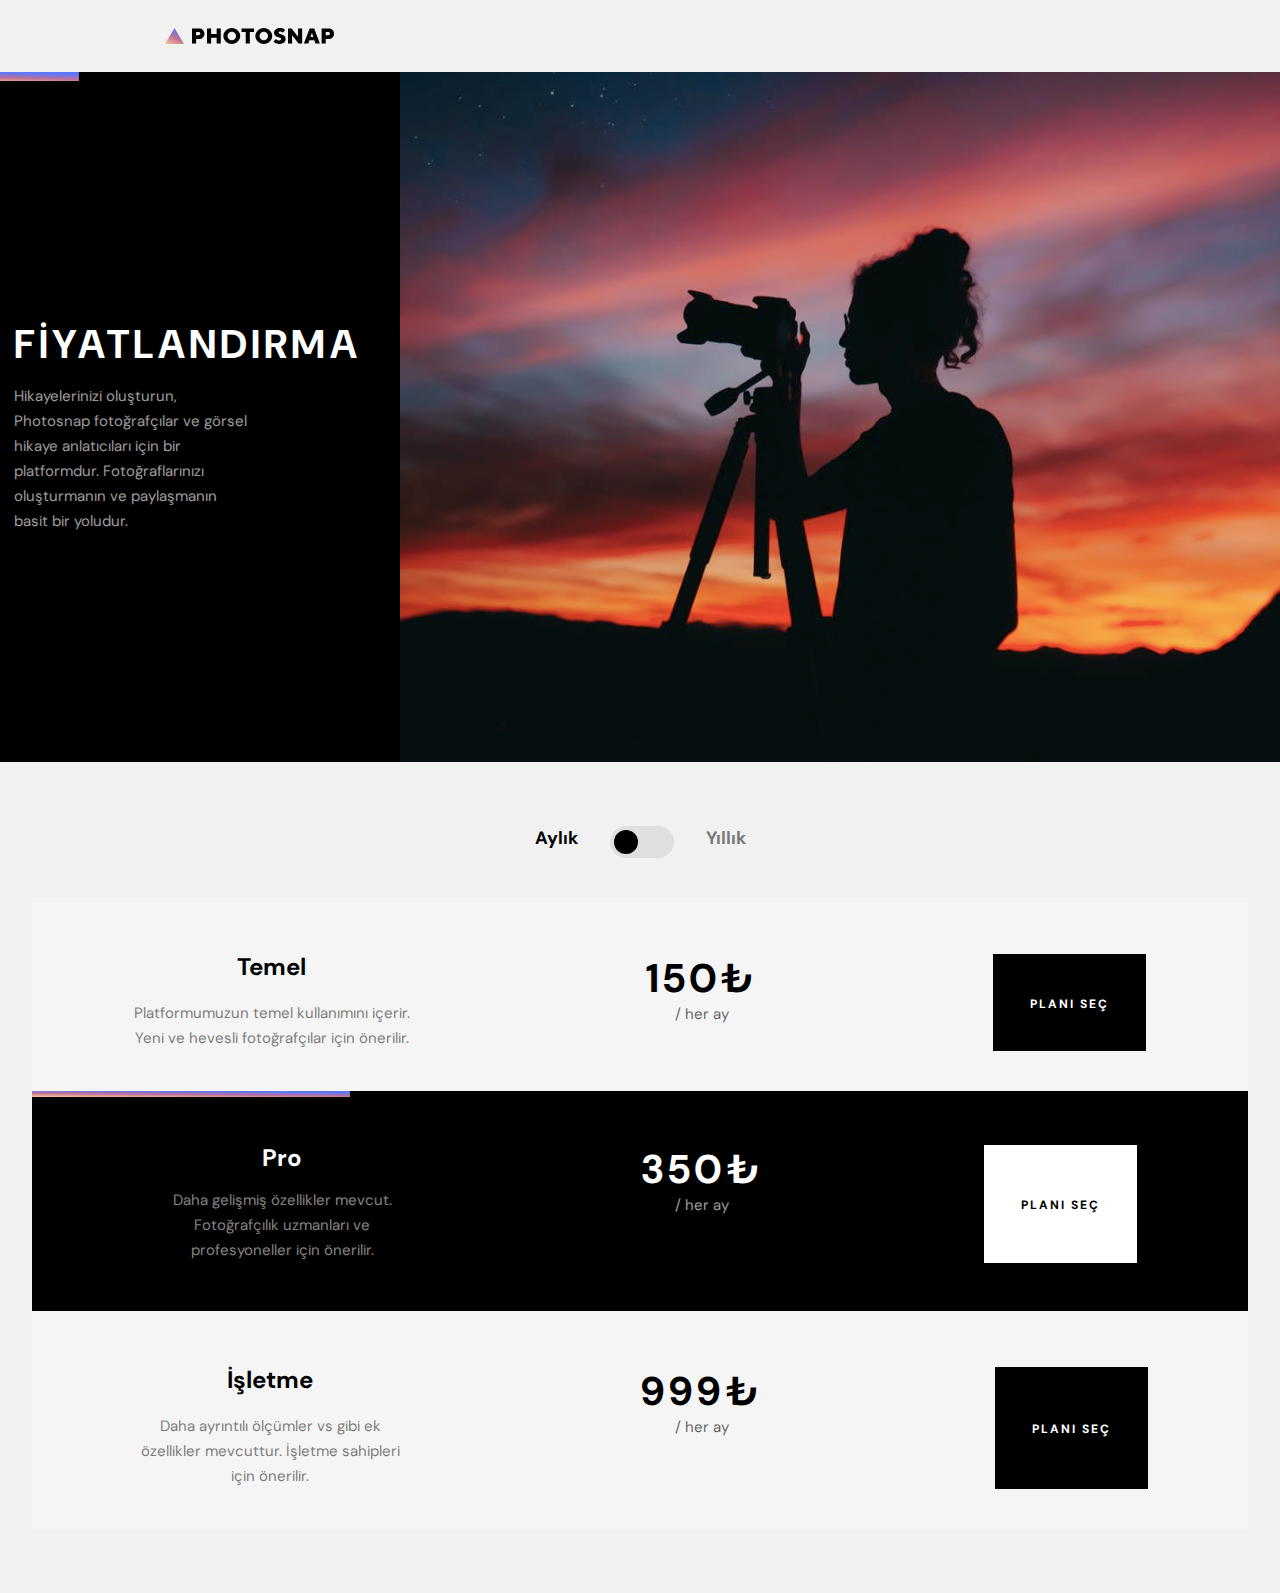
<file: pricing.html>
<!DOCTYPE html>
<html lang="tr">
<head>
    <meta charset="UTF-8">
    <meta name="viewport" content="width=device-width, initial-scale=1.0">
    <link rel="stylesheet" href="assets/css/pricing.css">
    <link rel="stylesheet" href="assets/css/reset.css">
    <link rel="stylesheet" href="assets/css/index.css">
    <script src="assets/js/hamburger.js" defer></script>
    <script src="assets/js/priceSwitcher.js" defer></script>
    <title>PhotoSnap.com/pricing</title>
</head>
<body>
    <div class="container">
        <div class="pricingInner">
            <nav class="header">
                <a href="/index.html"><img src="assets/logos/PhotoSnap.svg"></a>
                <div class="hamburger" onclick="toggleMenu()">
                    <span class="bar"></span>
                    <span class="bar"></span>
                    <span class="bar"></span>
                </div>
                <div id="menu-modal" class="modal">
                    <div class="modalTop">
                        <a href="/index.html"><img src="assets/logos/PhotoSnap.svg"></a>
                        <img src="assets/logos/cross.svg">
                    </div>
                    <div class="modalMid">
                        <a href="stories.html">Hikayeler</a>
                        <a href="features.html">Özellikler</a>
                        <a href="pricing.html">Fiyatlandırma</a>
                        <img src="assets/images/stick.svg" alt="rectangle">
                    </div>
                    <div class="modalBot">
                        <button><a href="#">Davet Linki Al</a></button>
                    </div>
                </div>
            </nav>
            <div class="pricingTitle">
                <img src="assets/images/pricing-img.svg">
                <div class="mobileOneFeatures">
                    <img src="assets/images/stick-gradient.svg">
                    <div class="featuresTextDetails">
                        <h4>Fiyatlandırma</h4>
                        <h5>Hikayelerinizi oluşturun, Photosnap fotoğrafçılar ve görsel hikaye anlatıcıları için bir platformdur. Fotoğraflarınızı oluşturmanın ve paylaşmanın basit bir yoludur.</h5>
                    </div>
                </div>
            </div>
            <div class="priceTables">
                <div class="priceSwitcher">
                    <h5 class="monthly"  onclick="switchToMonthly()">Aylık</h5>
                    <img src="assets/logos/month.svg" id="monthlySwitch" onclick="switchToYearly()">
                    <img src="assets/logos/year.svg" id="yearlySwitch" onclick="switchToMonthly()" style="display: none;">
                    <h5 class="yearly" onclick="switchToYearly()">Yıllık</h5>
                </div>
                <div class="monthlyPriceSection">
                    <div class="basicPlan">
                        <span class="basicSpecs">
                            <h4>Temel</h4>
                            <h5>Platformumuzun temel kullanımını içerir. Yeni ve hevesli fotoğrafçılar için önerilir.</h5>
                        </span>
                        <span class="basicPrice">
                            <h4>150₺</h4>
                            <h5>/ her ay</h5>
                        </span>
                        <button><a href="#">Planı Seç</a></button>
                    </div>
                    <div class="basicPlanBlack">
                        <img src="assets/images/plan-stick.png">
                        <div class="blacked">
                            <span class="basicSpecs">
                                <h4>Pro</h4>
                                <h5>Daha gelişmiş özellikler mevcut. Fotoğrafçılık uzmanları ve profesyoneller için önerilir.</h5>
                            </span>
                            <span class="basicPrice">
                                <h4>350₺</h4>
                                <h5>/ her ay</h5>
                            </span>
                            <button><a href="#">Planı Seç</a></button>
                        </div>
                    </div>
                    <div class="basicPlan">
                        <span class="basicSpecs">
                            <h4>İşletme</h4>
                            <h5>Daha ayrıntılı ölçümler vs gibi ek özellikler mevcuttur. İşletme sahipleri için önerilir.</h5>
                        </span>
                        <span class="basicPrice">
                            <h4>999₺</h4>
                            <h5>/ her ay</h5>
                        </span>
                        <button><a href="#">Planı Seç</a></button>
                    </div>
                </div>
                <div class="yearlyPriceSection" style="display: none;">
                    <div class="basicPlan">
                        <span class="basicSpecs">
                            <h4>Temel</h4>
                            <h5>Platformumuzun temel kullanımını içerir. Yeni ve hevesli fotoğrafçılar için önerilir.</h5>
                        </span>
                        <span class="basicPrice">
                            <h4>1550₺</h4>
                            <h5>/ yıllık ücret</h5>
                        </span>
                        <button><a href="#">Planı Seç</a></button>
                    </div>
                    <div class="basicPlanBlack">
                        <img src="assets/images/plan-stick.png">
                        <div class="blacked">
                            <span class="basicSpecs">
                                <h4>Pro</h4>
                                <h5>Daha gelişmiş özellikler mevcut. Fotoğrafçılık uzmanları ve profesyoneller için önerilir.</h5>
                            </span>
                            <span class="basicPrice">
                                <h4>2700₺</h4>
                                <h5>/ yıllık ücret</h5>
                            </span>
                            <button><a href="#">Planı Seç</a></button>
                        </div>
                    </div>
                    <div class="basicPlan">
                        <span class="basicSpecs">
                            <h4>İşletme</h4>
                            <h5>Daha ayrıntılı ölçümler vs gibi ek özellikler mevcuttur. İşletme sahipleri için önerilir.</h5>
                        </span>
                        <span class="basicPrice">
                            <h4>8450₺</h4>
                            <h5>/ yıllık ücret</h5>
                        </span>
                        <button><a href="#">Planı Seç</a></button>
                    </div>
                </div>
            </div>
        </div>
    </div>
</body>
</html>
</file>
<file: assets/css/pricing.css>
.pricingInner {
    width: 100%;
    max-width: 399px;
    margin: 0 auto;
}
.pricingTitle {
  width: 100%;
  max-width: 399px;  
}
.pricing-girl, .bonus-bg {width: 100%;}
.mobileOneFeatures {
    background-color: black;
    display: flex;
    flex-direction: column;
    gap: 66px;
    height: 300px;
  }
  .mobileOneFeatures img {
    width: 34.13%;
    margin-left: 33px;
}
.tab-desk-button, .tab-desktop {
    display: none;
}
.featuresTextDetails {
    width: 85%;
    margin: 0 auto;
    display: flex;
    flex-direction: column;
    gap: 16px;
  }
.featuresTextDetails h4 {
    color: #fff;
    font-size: 32px;
    font-weight: 700;
    line-height: 40px; /* 125% */
    letter-spacing: 3.333px;
    text-transform: uppercase;     
}
.featuresTextDetails h5 {
    color: #fff;
    opacity: 0.6;
    font-size: 15px;
    font-weight: 400;
    line-height: 25px; /* 166.667% */ 
}
.bonusFooter {
    position: relative;
    z-index: 1;
}

.bonusFooter .bonusContent {
    position: absolute;
    top: 0;
    display: flex;
    flex-direction: column;
    align-items: start;
    justify-content: center;
    gap: 66px;
    padding-inline: 33px;
    z-index: 3;
}
.bonus-bg-tab-desk {display: none;}

/* PRICE TABLE */

.priceTables {
    padding: 64px 32px;
    display: flex;
    flex-direction: column;
    gap: 40px;
}

.priceSwitcher {
    display: flex;
    gap: 32px;
    width: 318px;
    justify-content: center;
}

.priceSwitcher h5 {
    font-size: 18px;
    font-weight: 700;
    line-height: 25px; /* 138.889% */
}
.monthly {
    opacity: 1;
}
.yearly {
    opacity: 0.5;
}
.basicPlan {
    display: flex;
    flex-direction: column;
    gap: 40px;
    padding: 56px 22px 40px 21px;
    background-color: #F5F5F5;
}
.basicSpecs {
    display: flex;
    flex-direction: column;
    gap: 16px;
}
.basicSpecs h4 {
    font-size: 24px;
    font-weight: 700;
    line-height: 25px; /* 104.167% */ 
    text-align: center;
}
.basicSpecs h5 {
    text-align: center;
    font-size: 15px;
    font-weight: 400;
    line-height: 25px; /* 166.667% */ 
    opacity: 0.5;
}
.basicPrice {
    display: flex;
    flex-direction: column;
    align-items: center;
}
.basicPrice h4 {
    font-size: 40px;
    font-weight: 700;
    line-height: 48px; /* 120% */
    letter-spacing: 4.167px;
    text-transform: uppercase;
}
.basicPrice h5 {
    font-size: 15px;
    font-weight: 400;
    line-height: 25px; /* 166.667% */ 
    opacity: 0.6;
}
.basicPlan button {
    background-color: black;
    border: 0;
    padding: 12px 37px;
}
.basicPlan button a {
    color: #fff;
    text-decoration: none;
    font-size: 12px;
    font-weight: 700;
    letter-spacing: 2px; 
    text-transform: uppercase; 
}

.basicPlanBlack {
    background-color: black;
}

.basicPlanBlack .blacked {
    padding: 48px 21px;
    display: flex;
    flex-direction: column;
    gap: 40px;
}

.basicPlanBlack .basicSpecs {
    display: flex;
    flex-direction: column;
    gap: 16px;
}

.basicPlanBlack .basicSpecs h4 {
    color: #fff;
    font-size: 24px;
    font-weight: 700;
    line-height: 25px; /* 104.167% */
    text-align: center;
}

.basicPlanBlack .basicSpecs h5 {
    color: #fff;
    text-align: center;
    font-size: 15px;
    font-weight: 400;
    line-height: 25px; /* 166.667% */
    opacity: 0.5;
}

.basicPlanBlack .basicPrice {
    color: #fff;
    display: flex;
    flex-direction: column;
    align-items: center;
}

.basicPlanBlack .basicPrice h4 {
    font-size: 40px;
    font-weight: 700;
    line-height: 48px; /* 120% */
    letter-spacing: 4.167px;
    text-transform: uppercase;
}

.basicPlanBlack .basicPrice h5 {
    font-size: 15px;
    font-weight: 400;
    line-height: 25px; /* 166.667% */
    opacity: 0.6;
}

.basicPlanBlack button {
    background-color: #fff;
    border: 0;
    padding: 12px 37px;
}

.basicPlanBlack button a {
    color: black;
    text-decoration: none;
    font-size: 12px;
    font-weight: 700;
    letter-spacing: 2px;
    text-transform: uppercase;
}

.mobileCompare {
    padding-inline: 29px;
}

.bonusFooter {
    position: relative;
    z-index: 1;
}

.bonusFooter .bonusContent {
    position: absolute;
    top: 0;
    display: flex;
    flex-direction: column;
    align-items: start;
    justify-content: center;
    gap: 66px;
    padding-inline: 33px;
    z-index: 3;
}

.bonus-section {
    display: flex;
    flex-direction: column;
    gap: 24px;
}

.bonus-section h4 {
    color: #fff;
    font-size: 32px;
    font-weight: 700;
    line-height: 40px; /* 125% */
    letter-spacing: 3.333px;
    text-transform: uppercase;
}

.bonus-section button {
    background-color: transparent;
    border: 0;
}

.bonus-section button a {
    display: flex;
    gap: 16px;
    text-decoration: none;
    color: #fff;
    text-transform: uppercase;
    font-size: 12px;
    font-weight: 700;
    line-height: normal;
    letter-spacing: 2px;
}

/*******************************************/
/*RESPONSIVE TABLET*/
@media (400px <= width <= 768px) {
    .pricingInner {
        max-width: 768px;
        margin: 0 auto;
    }
    .pricingTitle {
        display: flex;
        flex-direction: row-reverse;
        width: 100%;
        max-width: 768px;
    }
    .mobileOneFeatures {
        width: 64.5%;
        max-width: 495px;
    }
    .pricing-girl {
        width: 35.5%;
        max-width: 273px;
        object-fit: cover;
    }
    .featuresTextDetails {
        padding-inline: 54px;
    }
    .priceTables {
        align-items: center;
        width: 100%;
        max-width: 768px;
    }
    .basicPlan {
        flex-direction: row;
        gap: 61px;
        justify-content: space-around;
    }
    .mobile-button {display: none;}
    .basicSpecs {
        width: 40%;
        max-width: 278px;
        gap: 18px;
    }
    .tab-desk-button {
        display: block;
    }
    .basicPlanBlack {
        width: 100%;
        max-width: 768px;
    }
    .basicPlanBlack .blacked {
        flex-direction: row;
        justify-content: space-around;
    }
    .basicPlanBlack .basicSpecs {
        gap: 18px;
    }
    .mobile-compare-table {
        display: none;
    }
    .tab-desktop {
        display: flex;
        flex-direction: column;
        gap: 64px;
        width: 90%;
        max-width: 689px;
        margin: 0 auto;
    }
    .tab-desktop h4 {
        text-align: center;
        font-size: 40px;
        font-weight: 700;
        line-height: 48px;
        letter-spacing: 4.167px;
        text-transform: uppercase;
    }
    .bonusFooter {
        width: 100%;
        max-width: 768px;
        max-height: 280px;
    }
    .bonusFooter span{
        flex-direction: row;
        justify-content: space-around;
    }
    .bonus-bg {
        display: none;
    }
    .bonus-bg-tab-desk {
        display: block;
        width: 100%;
        max-width: 768px;
        height: 280px;
    }
    .yearlyPriceSection, .monthlyPriceSection {
        width: 100%;
    }
}
@media (min-width: 769px) {
    .pricingInner {
        max-width: 1440px;
        margin: 0 auto;
    }
    .pricingTitle {
        display: flex;
        flex-direction: row-reverse;
        height: 690px;
        max-width: 1440px;
    }
    .mobileOneFeatures {
        width: 42%;
        max-width: 610px;
        height: auto;
    }
    .pricing-girl {
        width: 70%;
        max-width: 1000px;
        object-fit: cover;
    }
    .featuresTextDetails {
        padding: 173px 111px;
    }
    .featuresTextDetails h4 {
        font-size: 40px;
        font-weight: 700;
        line-height: 48px; /* 120% */
        letter-spacing: 4.167px;
        white-space: nowrap;
    }
    .priceTables {
        align-items: center;
        width: 100%;
        max-width: 1440px;
    }
    .priceSwitcher:hover {
        cursor: url(../images/pointer.svg), auto;
    }
    .yearlyPriceSection, .monthlyPriceSection {
        width: 100%;
    }
    .basicPlan {
        flex-direction: row;
        gap: 75px;
        justify-content: space-around;
    }
    .mobile-button {display: none;}
    .basicSpecs {
        width: 40%;
        max-width: 278px;
        gap: 22px;
    }
    .tab-desk-button {
        display: block;
    }
    .basicPlanBlack {
        width: 100%;
        max-width: 1440px;
    }
    .basicPlanBlack .blacked {
        flex-direction: row;
        justify-content: space-around;
    }
    .basicPlanBlack .basicSpecs {
        gap: 18px;
    }
    .mobile-compare-table {
        display: none;
    }
    .tab-desktop {
        display: flex;
        flex-direction: column;
        gap: 64px;
        width: 100%;
        max-width: 731px;
        margin: 0 auto;
    }
    .tab-desktop h4 {
        text-align: center;
        font-size: 40px;
        font-weight: 700;
        line-height: 48px;
        letter-spacing: 4.167px;
        text-transform: uppercase;
    }
    .bonusFooter {
        width: 100%;
        max-width: 1440px;
        max-height: 280px;
    }
    .bonus-bg {
        display: none;
    }
    .bonus-bg-tab-desk {
        display: block;
        width: 100%;
        max-width: 1440px;
        max-height: 280px;
    }
    .bonus-section{
        flex-direction: row;
        justify-content: space-around;
        gap: 100%;
    }

}
</file>
<file: assets/css/index.css>
@import url('https://fonts.googleapis.com/css2?family=DM+Sans:opsz,wght@9..40,400;9..40,700&display=swap');

body {font-family: 'DM Sans', sans-serif;}
body, html {
    height: 100%;
    margin: 0;
}
.container {
    width: 100%;
}
/*MOBILE TASARIM KODLARI*/
.homeInner {
    width: 100%;
    max-width:  399px;
    margin: 0 auto;
}
/*HEADER SECTION*/
.header {
    width: 100%;
    max-width: 399px;
    display: flex;
    padding: 28px 24px;
    justify-content: space-between;
    align-items: center;
}
.headerNavigatorResponsive, .navigatorResponsive, .tabletTopContent, .webSet, .webLinear, .footerLinksWeb { display: none;}
/*MODAL _ HAMBURGER */
.hamburger {
    position: relative;
  }
.bar {
    display: block;
    width: 20px;
    height: 4px;
    margin: 4px;
    -webkit-transition: all 0.3s ease-in-out;
    transition: all 0.3s ease-in-out;
    background-color: black;
}
.hamburger.active .bar:nth-child(2) {
    opacity: 0;
}
.hamburger.active .bar:nth-child(1) {
    transform: translateY(8px) rotate(45deg);
}
.hamburger .bar:nth-child(3) {
    opacity: 0;
}
.hamburger.active .bar:nth-child(3) {
    opacity: 1;
    transform: translateY(-8px) rotate(-45deg);
}
.modal {
    display: none;
    position: fixed;
    width: 100%;
    height: 325px;
}
.hamburger.active + .modal.active {
    display: block;
    z-index: 999;
    top: 0;
    left: 0;
    width: 100%;
    max-width: 399px;
} 
.modal.active {
    display: flex;
    flex-direction: column;
    background-color: white;
    width: 100%;
    max-width: 375px;
    margin: 0 auto;
}
.modalTop {
    display: flex;
    align-items: center;
    justify-content: space-between;
    padding: 28px 24px;
}
.modalMid {
    display: flex;
    flex-direction: column;
    gap: 20px;
    justify-content: center;
    align-items: center;
}
.modalMid a {
    text-decoration: none;
    text-transform: uppercase;
    color: black;
    font-size: 15px;
    font-weight: 700;
    line-height: normal;
    letter-spacing: 2.5px; 
}
.modalBot {
    display: flex;
    align-items: center;
    justify-content: center;
    padding: 20px 32px ;
}
.modalBot button {
    background-color: black;
    border: 0;
    padding: 14px 68px;
}
.modalBot button a {
    color: #fff;
    text-decoration: none;
    text-transform: uppercase;
}
/**************************************/
  /*DETAIL SECTION*/
.tabletSet {
    display: none;
}
.detailSection {
    width: 100%;
    max-width: 399px;
    margin: 0 auto;
}
.mobileOneText {
    background-color: black;
    display: flex;
    flex-direction: column;
    gap: 66px;
    width: 100%;
}
.mobileOneText img {
    width: 128px;
    margin-left: 33px;
}
.textDetails {
    width: 84.8%;
    margin: 0 auto;
    height: 419px;
    display: flex;
    flex-direction: column;
    gap: 16px;
}
.textDetails h4 {
    color: #fff;
    font-size: 32px;
    font-weight: 700;
    line-height: 40px; /* 125% */
    letter-spacing: 3.333px;
    text-transform: uppercase; 
}
.textDetails h5 {
    color: #fff;
    opacity: 0.6;
    font-size: 15px;
    font-weight: 400;
    line-height: 25px; /* 166.667% */    
}
.getLink {
    background-color: black;
    border: 0;
    margin-top: 7px;
}
.getLink a {
    color: #fff;
    font-size: 12px;
    font-weight: 700;
    line-height: normal;
    letter-spacing: 2px; 
    text-transform: uppercase; 
    display: flex;
    text-decoration: none;
}
.getLink a img {
    width: 42px;
}
.twoTextInner {
    width: 84.8%;
    max-width: 318px;
    margin: 0 auto;
    padding-block: 72px;
    display: flex;
    flex-direction: column;
    gap:16px;
}
.twoTextInner h4 {
    font-size: 32px;
    font-weight: 700;
    line-height: 40px; /* 125% */
    letter-spacing: 3.333px;
    text-transform: uppercase;     
}
.twoTextInner h5 {
    font-size: 15px;
    font-weight: 400;
    line-height: 25px; /* 166.667% */ 
    opacity: 0.6;  
}
.getLinkWhite {
    border: 0;
    margin-top: 7px;
    background-color: transparent; 
}
.getLinkWhite a {
    color: black;
    font-size: 12px;
    font-weight: 700;
    line-height: normal;
    letter-spacing: 2px; 
    text-transform: uppercase;
    text-decoration: none; 
    display: flex;
    gap: 26px; 
}
.getLinkWhite a img {
    width: 42px; 
}
.mobileTopContent {
    width: 100%;    
}
.stick {
  width: 100%;
  height: 2px;
  background-color: #fff;
  opacity: 0.2;
}
.mobileSet {
    width: 100%;
}
/******************/
/**SPEC SECTION**/
.specSection {
    width: 100%;
    max-width: 399px;
}
.specTop {
    display: flex;
    flex-direction: column;
    height: auto;
}
.topContent {
    position: relative;
    z-index: 1;
}
.contentText {
    position: absolute;
    bottom: 40px;
    display: flex;
    flex-direction: column;
    align-items: start;
    justify-content: center;
    gap: 16px;
    padding-inline: 33px;
    z-index: 3;    
}
.contentText h4 {
    color: #fff;
    font-size: 18px;
    font-weight: 700;
    line-height: 25px;    
}
.contentText h5 {
    color: #fff;
    font-size: 13px;
    font-weight: 400;
    line-height: normal;    
}
.contentbtn {
    background-color: transparent;
    border: 0;    
}
.contentbtn a {
    display: flex;
    gap: 160px;
    text-decoration: none;
    font-size: 12px;
    font-weight: 700;
    line-height: normal;
    letter-spacing: 2px; 
    color: #fff;
    text-transform: uppercase;    
}
.topContent::before {
  content: "";
  position: absolute;
  top: 0;
  left: 0;
  width: 100%;
  height: 100%;
  background: linear-gradient(180deg, rgba(0, 0, 0, 0.00) 0.27%, rgba(0, 0, 0, 0.66) 100%);
  z-index: 2; /* Resmin üzerinde olmalı, bu nedenle z-index değeri resmininkinden daha yüksek olmalı */
}
/*********************************************************************/
/*limitsEmbedSection*/
.limitsEmbedSection {
    width: 100%;
    max-width: 399px;
    margin: 0 auto;
}
.embedInner {
  display: flex;
  flex-direction: column;
  padding: 80px 33px;
  gap: 56px;
}
.embedSection {
  display: flex;
  flex-direction: column;
  gap: 48px;
  justify-content: center;
  align-items: center;
}
.embedSection img {
    width: 72px;    
}
.embedText {
  display: flex;
  flex-direction: column;
  gap: 16px;    
}
.embedText h4 {
    text-align: center;
    font-size: 18px;
    font-weight: 700;
    line-height: 25px; /* 138.889% */     
}
.embedText h5 {
    opacity: 0.6;
    text-align: center;
    font-size: 15px;
    font-weight: 400;
    line-height: 25px; /* 166.667% */     
}
/*********************************************************************/
/*FOOTER SECTION*/
.footerSection {
    width: 100%;
    max-width: 399px;
    display: flex;
    flex-direction: column;
    gap: 119px;
    padding: 56px 102px;
    background-color: black;
    align-items: center;
}
/*ICONLAR CSS RENKLENDİRME*/
.socialMedia [data-name='facebook'] {
color: white;}
.socialMedia [data-name='youtube'] { color: white;}
.socialMedia [data-name='x'] { color: white;}
.socialMedia [data-name='pinterest'] { color: white;}
.socialMedia [data-name='instagram'] { color: white;}
/****/
.ftopSection {
  display: flex;
  flex-direction: column;
  gap: 32px;
}
.ftopRotate {
  display: flex;
  flex-direction: column;
  gap: 32px;
}
.socialMedia {
  display: flex;
  align-items: center;
  gap: 10px;
  list-style: none;
  padding-inline: 8px;
}
.footerLinks {
    margin-top: 17px;
  display: flex;
  align-items: center;
  flex-direction: column;
  gap: 19px;    
}
.footerLinks li a {
    color: #fff;
    text-decoration: none;
    font-size: 12px;
    font-weight: 700;
    line-height: normal;
    letter-spacing: 2px;
    text-transform: uppercase;
}
.linkFooter {
    border: 0;
    background-color: transparent;    
}
.linkFooter a {
    display: flex;
    gap: 22px;
    color: #fff;
    text-decoration: none;
    white-space: nowrap;
    text-transform: uppercase;    
}
.fbotSection {
    display: flex;
    flex-direction: column;
    gap: 34px;
    align-items: center;
}
.fbotSection h5 {
    color: #fff;
    opacity: 0.5025;
    font-size: 15px;
    font-weight: 400;
    line-height: normal; 
    white-space: nowrap;    
}
/***RESPONSIVE****/
/****TABLET*****/
@media (400px <= width <= 768px) {
    .homeInner {
        width: 100%;
        max-width:  768px;
        margin: 0 auto;
    }
    .header {
    max-width: 768px;
    margin: 0 auto;
    }
    .hamburger, .footerLinksWeb {display: none;}
    .headerNavigatorResponsive, .navigatorResponsive { display: block;}
    .headerNavigatorResponsive {
        display: flex;
        gap: 37px;
        align-items: center;
        margin-left: 41px;
    }
    .headerNavigatorResponsive a {
        color: black;
        text-decoration: none;
        font-size: 12px;
        font-weight: 700;
        line-height: normal;
        letter-spacing: 2px; 
        text-transform: uppercase;    
    }
    .navigatorResponsive button {
        border: 0;
        background-color: black;
        padding: 12px 24px;
        margin-left: 51px;   
    }
    .navigatorResponsive button a {
        color: white;
        text-transform: uppercase;
        text-decoration: none;
        font-size: 12px;
        font-weight: 700;
        line-height: normal;
        letter-spacing: 2px; 
        white-space: nowrap;    
    }
    .mobileSet, .mobileTopContent, .webLinear, .webSet {display: none;}
    .tabletSet, .tabletTopContent {display: block;}
    .detailMobileOne {
        width: 100%;
        max-width: 768px;
        display: flex;
        flex-direction: row-reverse;
    }
    .detailSection {
        width: 100%;
        max-width: 768px;
    }
    .mobileOneText {
        width: 64.45%;
        max-width: 495px;
        gap: 52px;
        display: flex;
        align-items: center;
        flex-direction: row;
        padding-inline: 54px;
    }
    .mobileOneText img{
        width: 6px;
        margin-left: 0;
        height: 325px;
    }
    .oneImage {
        width: 35.54%;
    }

    .textDetails {
        width: auto;
        height: auto;
        gap: 21px;
    }
    .textDetails h4 {
      font-size: 40px; 
      letter-spacing: 4.167px;
    }
    .getLink {
        width: 60%;
        padding-top: 27px;
    }
    .getLink a {
        gap: 18px;
    }
    .getLink a img {
        height: auto;
    }
    .detailMobileTwo {
        width: 100%;
        max-width: 768px;
        display: flex;
        flex-direction: row;
        gap: 52px;
    }
    .mobileTwoText {
        display: flex;
        flex-direction: column;
        align-items: center;
        justify-content: center;
    }
    .twoTextInner {
        gap: 21px;  
    }
    .twoTextInner h4 {
        font-size: 40px; 
        letter-spacing: 4.167px; 
        line-height: 48px; /* 120% */ 
    }
    .getLinkWhite {gap: 27px;}
    .detailMobileThree {
        width: 100%;
        flex-direction: row-reverse;
    }
    .mobileThreeText {
        width: 51%;
    }
    .specSection {
        max-width: 768px;
    }
    .specTop, .specBot {
    display: flex;
    flex-direction: row;
    }
    .embedInner {
        gap: 80px;
    }
    .footerSection {
        display: flex;
        flex-direction: row;
        padding: 64px 40px;
        max-width: 768px;
        align-items: center;

    }
    .ftopRotate {
        flex-direction: column-reverse;
        width: 313px;
        gap: 72px;
    }
    .socialMedia {
        gap: 26px;
    }
    .footerLinks {
        flex-direction: row;
        white-space: nowrap;
    }
    .ftopSection {
        width: 70%;
        gap: 0;
    }
    .fbotSection {
        height: 154px;
        width: 30%;
        align-items: end;
        gap: 120px;
    }
    .linkFooter { width: 100%;}

}
/**************************************/
/**WEB RESPONSIVE**/
@media (min-width:769px) {
body {background-color: #f1f1f1;}
    .homeInner {
        max-width: 1440px;
    }
    .header {
        width: 100%;
        max-width: 1440px;
        margin: 0 auto;
        padding: 28px 165px;
    }
    .hamburger, .tabletSet, .mobileSet, .footerLinks{display: none;}
    .headerNavigatorResponsive, .navigatorResponsive, .webSet, .footerLinksWeb { display: block;}
    .headerNavigatorResponsive {
        display: flex;
        gap: 37px;
        align-items: center;
        margin-left: 41px;
    }
    .headerNavigatorResponsive a {
        color: black;
        text-decoration: none;
        font-size: 12px;
        font-weight: 700;
        line-height: normal;
        letter-spacing: 2px; 
        text-transform: uppercase;    
    }
    .headerNavigatorResponsive a:hover {
        cursor: url(../images/pointer.svg), auto;
        opacity: 0.3;
    }
    .navigatorResponsive button {
        border: 0;
        background-color: black;
        padding: 12px 24px;
        margin-left: 51px;
    }
    .navigatorResponsive button a {
        color: white;
        text-transform: uppercase;
        text-decoration: none;
        font-size: 12px;
        font-weight: 700;
        line-height: normal;
        letter-spacing: 2px; 
        white-space: nowrap;    
    }
    .navigatorResponsive button:hover {
        transition: linear 0.3s;
        background-color: #DFDFDF;
        cursor: url(../images/pointer.svg), auto;
    }
    .navigatorResponsive button:hover a {
        color: black;
        cursor: url(../images/pointer.svg), auto;
    }
    .navigatorResponsive button:active {
        transform: translateY(4px);
    }
    .header a:hover{
        cursor: url(../images/pointer.svg), auto;
    }
      /***********HEADER END**********/
    .detailSection {
        width: 100%;
        max-width: 1440px;
    }
    .detailMobileOne {
        display: flex;
        flex-direction: row-reverse;
    }
    .mobileOneText {
        width: 42.36%;
        max-width: 610px;
        display: flex;
        flex-direction: row;
    }
    .mobileOneText img {
        width: 6px;
        margin-left: 0;
        height: 320px;   
    }
    .tabletSet {
        max-width: 273px;
    }
    .textDetails {
        padding-block: 173px;
        gap: 21px;
    }
    .textDetails h4 {
        font-size: 40px; 
        letter-spacing: 4.167px;    
    }
    .getLink {
        padding-top: 27px;
        width: 108px;
        transition: ease-out 1s;
    }
    .getLinkWhite {
        width: 108px;
    }
    .getLinkWhite a, .getLink a {
        white-space: nowrap;
    }
    .getLink a img {
        height: auto;
    }
    .getLinkWhite:active {
        transform: translateY(3px);
    }
    .getLink a:hover {
        cursor: url(../images/pointer.svg), auto;
        border-bottom: 1px solid #FFFFFF;
        transition: ease-out 2s;
    }
    .getLink:active {
        transform: translateY(3px);
    }
    .getLinkWhite a:hover {
        cursor: url(assets/images/pointer.svg), auto;
        border-bottom: 1px solid black;
    }
    .detailMobileTwo {
        display: flex;
        flex-direction: row;
    }
    .mobileTwoText {
        display: flex;
        flex-direction: column;
        padding: 112px 116px;
    }
    .twoTextInner {
        gap: 21px;
    }
    .twoTextInner h4 {
        font-size: 40px; 
        letter-spacing: 4.167px; 
        line-height: 48px; /* 120% */ 
    }
    .getLinkWhite {gap: 27px;}
    .detailMobileThree {
        flex-direction: row-reverse;
    }
    .twoTextInner {
        padding-block: 0;
    }
    .threeTextInner {
        width: 387px;
    }
/****SPEC****/
    .specSection {
        display: flex;
        flex-direction: row;
        max-width: 1440px;
    }
    .specTop, .specBot {
        display: flex;
        flex-direction: row;
    }
    .mobileTopContent {display: none;}
    .tabletTopContent {display: block;}
    .topContent:hover {
        transition: ease 1.5s;
        transform: translateY(-20px);
        cursor: url(../images/pointer.svg), auto;
    }
    .topContent:hover a {
        cursor: url(../images/pointer.svg), auto
    }
    .webLinear {
        display: block;
        width: 100%;
        background: linear-gradient(27deg, #FFC593 0%, #BC7198 43.29%, #5A77FF 83.33%);
        height: 6px;
        position: absolute;
    }
    .limitsEmbedSection {
        max-width: 1440px;
    }
    .embedInner {
        flex-direction: row;
        padding: 120px 165px;
        gap: 30px;
    }
    .footerSection {
        width: 100%;
        max-width: 1440px;
        flex-direction: row;
        padding: 64px 165px;
        margin: 0 auto;
    }
    .ftopRotate {
        flex-direction: column-reverse;
        width: 313px;
        gap: 72px;
    }
    .socialMedia {
        gap: 26px;
    }
    .footerLinks {
        flex-direction: row;
        white-space: nowrap;
    }
    .ftopSection {gap: 0;}
    .fbotSection {
        width: 255px;
        align-items: end;
        gap: 120px;
    }
    .ftopSection {
        gap: 109px;
    }
    .socialMedia [data-name="facebook"]:hover {
        color: #63AFDB;
    }
    .socialMedia [data-name="youtube"]:hover {
        color: #F34B59;
    }
    .socialMedia [data-name="x"]:hover {
        color: #45B5B9;

    }
    .socialMedia [data-name="pinterest"]:hover {
        color: #E5614D;
    }
    .socialMedia [data-name="instagram"]:hover {
        color: #a972aa;
    }

    .socialMedia li a:hover {
        cursor: url(../images/pointer.svg), auto;
    }
    .footerLinksWeb {
        margin-left: -100px;
    }
    .footerLinksWeb ul {
        display: flex;
        flex-direction: column;
        align-items: start;
        gap: 19px;    
    }
    .footerLinksWeb ul a {
        text-decoration: none;
        color: white;
        text-transform: uppercase;
        font-size: 12px;
        font-weight: 700;
        line-height: normal;
        letter-spacing: 2px;
        text-transform: uppercase;     
    }
    .footerLinksWeb a:hover {
        opacity: 0.4;
        cursor: url(../images/pointer.svg), auto;
    }
    .fbotSection {
        margin-left: 262px;
        align-items: end;
    }
    .linkFooter {
        width: 166px;
    }
    .linkFooter a {
        border-bottom: 1px solid transparent;
    }
    .linkFooter a:hover {
        cursor: url(../images/pointer.svg), auto;
        border-bottom: 1px solid #fff;
    }
}
</file>
